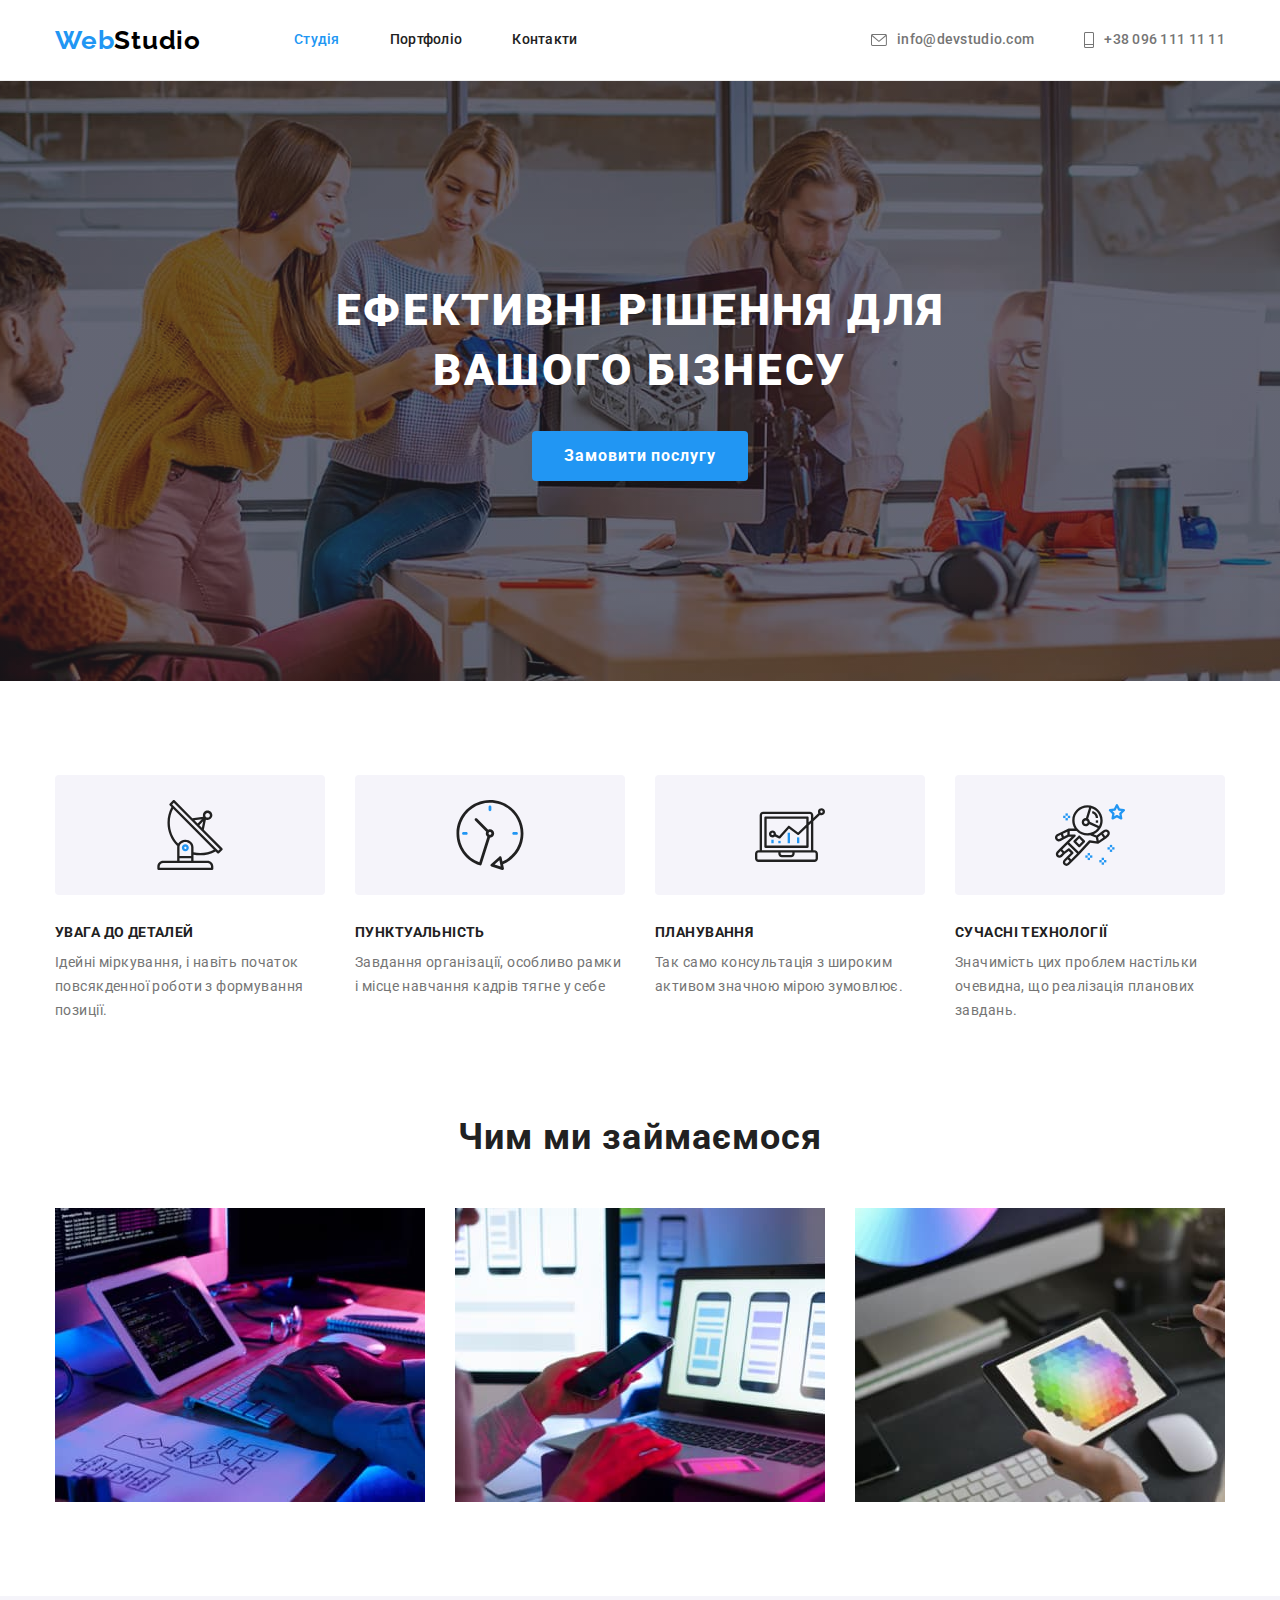
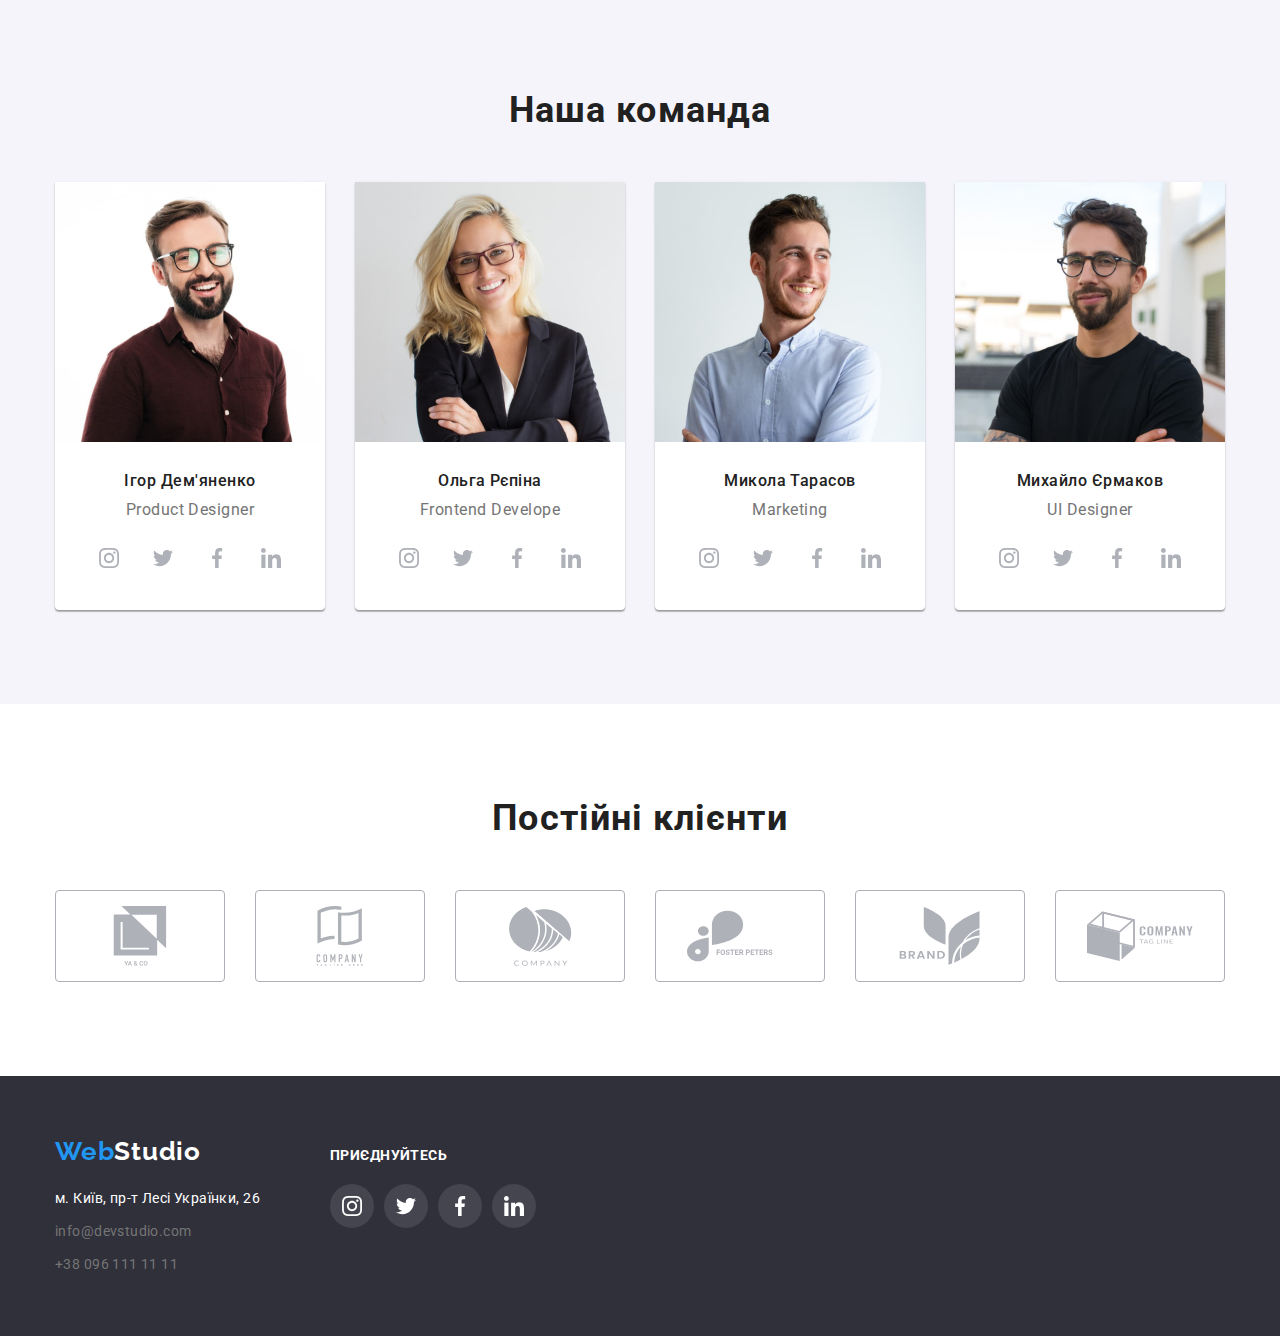
<file: index.html>
<!DOCTYPE html>
<html lang="en">

<head>
    <meta charset="UTF-8">
    <meta http-equiv="X-UA-Compatible" content="IE=edge">
    <meta name="viewport" content="width=device-width, initial-scale=1.0">
    <title>Document</title>
    <link rel="stylesheet" href="https://cdn.jsdelivr.net/npm/modern-normalize@1.1.0/modern-normalize.min.css">
    <link href="https://fonts.googleapis.com/css2?family=Raleway:wght@700&family=Roboto:wght@400;500;700;900&display=swap" rel="stylesheet">
    <link rel="stylesheet" href="./css/styles.css">

</head>

<body class="page">
    <header class="header-border">
        <div class="container menu">
            <a href="./index.html" class="logo-oll"><span class="logo-blue">Web</span>Studio</a>
            <nav>

                <ul class="navigation-menu list">
                    <li><a href="./index.html" class="navigation-link current">Студія</a></li>
                    <li><a href="./portfolio.html" class="navigation-link ">Портфоліо</a></li>
                    <li><a href="" class="navigation-link">Контакти</a></li>
                </ul>
            </nav>


            <ul class="contact-list list">

                <li class="contact-point">
                    <a href="mailto:info@devstudio.com" class="top-list top-mail">
                        <svg class="contact-svg " width="16" height="12">
                            <use href="./images/svg/symbol-defs.svg#icon-envelope"></use> 
                     </svg> info@devstudio.com
                    </a>
                </li>
                <li class="contact-point">

                    <a href="tel:++380961111111" class="top-list top-phone">
                        <svg class="contact-svg " width="10" height="16">
                            <use href="./images/svg/symbol-defs.svg#icon-phone"></use> 
                     </svg>+38 096 111 11 11
                    </a>
                </li>
            </ul>
        </div>


    </header>
    <main>



        <section class="hero hero-bcg ">
            <div class="container  ">
                <h1 class="hero-title ">Ефективні рішення для <br> вашого бізнесу</h1>
                <button type="button " class="hero-button ">Замовити послугу</button>
            </div>
        </section>

        <section class="section">

            <div class="container">
                <h2 class="visible">Особливості</h2>
                <ul class="features list ">
                    <li class="features-item">
                        <div class="features-svg">
                            <svg class="" width="70" height="70">
                            <use href="./images/svg/symbol-defs.svg#icon-antenna-1"></use> 
                        </svg>
                        </div>
                        <h3 class="features-title ">УВАГА ДО ДЕТАЛЕЙ</h3>
                        <p class="features-text ">Ідейні міркування, і навіть початок повсякденної роботи з формування позиції.</p>
                    </li>
                    <li class="features-item">
                        <div class="features-svg">
                            <svg class="" width="70" height="70">
                            <use href="./images/svg/symbol-defs.svg#icon-clock-1"></use> 
                        </svg>
                        </div>
                        <h3 class="features-title ">ПУНКТУАЛЬНІСТЬ</h3>
                        <p class="features-text ">Завдання організації, особливо рамки і місце навчання кадрів тягне у себе</p>
                    </li>
                    <li class="features-item">
                        <div class="features-svg">
                            <svg class="" width="70" height="70">
                            <use href="./images/svg/symbol-defs.svg#icon-laptop"></use> 
                        </svg>
                        </div>
                        <h3 class="features-title ">ПЛАНУВАННЯ</h3>
                        <p class="features-text ">Так само консультація з широким активом значною мірою зумовлює.</p>
                    </li>
                    <li class="features-item">
                        <div class="features-svg">
                            <svg class="" width="70" height="70">
                            <use href="./images/svg/symbol-defs.svg#icon-astronaut-1"></use> 
                        </svg>
                        </div>
                        <h3 class="features-title ">СУЧАСНІ ТЕХНОЛОГІЇ</h3>
                        <p class="features-text ">Значимість цих проблем настільки очевидна, що реалізація планових завдань.</p>
                    </li>

                </ul>
            </div>
        </section>
        <section class="projects section ">
            <div class="container">
                <h2 class="projects-title ">Чим ми займаємося</h2>
                <ul class="list projects-list ">
                    <li class="project-item "><img src="./images/box1.jpg" alt="close-up-image-programer-working-his-desk-office " width="370 "></li>
                    <li class="project-item "><img src="./images/box2.jpg " alt="designers-are-developing-application-smartphones-interface-mobile-phones " width="370 "></li>
                    <li class="project-item "><img src="./images/box3.jpg " alt="artist-web-design-with-working-colour-selection-graphic-tablett " width="370 "></li>
                </ul>
            </div>

        </section>

        <section class="team section ">
            <div class="container ">
                <h2 class="team-title ">Наша команда</h2>
                <ul class="team-list list ">
                    <li class="card">
                        <img src="./images/img(2).jpg " alt="portrait_photo_Igor_Demyanenko " width="270 ">
                        <div class="box">
                            <h3 class="team-member ">Ігор Дем'яненко</h3>
                            <p class="team-position ">Product Designer</p>
                            <ul class="social-list list">
                                <li class="social-list-item">
                                    <a href="" class="social-list-link">
                                        <svg class="social-list-icon" width="20" height="20" aria-label="instagram" lang="en">
                                            <use href="./images/svg/symbol-defs.svg#icon-insta"></use>
                                        </svg>
                                    </a>
                                </li>
                                <li class="social-list-item">
                                    <a href="" class="social-list-link">
                                        <svg class="social-list-icon" width="20" height="20" aria-label="twitter" lang="en">
                                            <use href="./images/svg/symbol-defs.svg#icon-twitter-1"></use>
                                        </svg>
                                    </a>
                                </li>
                                <li class="social-list-item">
                                    <a href="" class="social-list-link">
                                        <svg class="social-list-icon" width="20" height="20" aria-label="facbeook" lang="en">
                                            <use href="./images/svg/symbol-defs.svg#icon-facebook-1"></use>
                                        </svg>
                                    </a>
                                </li>
                                <li class="social-list-item">
                                    <a href="" class="social-list-link">
                                        <svg class="social-list-icon" width="20" height="20" aria-label="linkein" lang="en">
                                            <use href="./images/svg/symbol-defs.svg#icon-linkedin-1"></use>
                                        </svg>
                                    </a>
                                </li>
                            </ul>
                        </div>
                    </li>

                    <li class="card">
                        <img src="./images/img(1).jpg " alt="portrait_photo_Olha_Repina " width="270 ">
                        <div class="box">
                            <h3 class="team-member ">Ольга Рєпіна</h3>
                            <p class="team-position ">Frontend Develope</p>
                            <ul class="social-list list">
                                <li class="social-list-item">
                                    <a href="" class="social-list-link">
                                        <svg class="social-list-icon" width="20" height="20" aria-label="instagram" lang="en">
                                            <use href="./images/svg/symbol-defs.svg#icon-insta"></use>
                                        </svg>
                                    </a>
                                </li>
                                <li class="social-list-item">
                                    <a href="" class="social-list-link">
                                        <svg class="social-list-icon" width="20" height="20" aria-label="twitter" lang="en">
                                            <use href="./images/svg/symbol-defs.svg#icon-twitter-1"></use>
                                        </svg>
                                    </a>
                                </li>
                                <li class="social-list-item">
                                    <a href="" class="social-list-link">
                                        <svg class="social-list-icon" width="20" height="20" aria-label="facbeook" lang="en">
                                            <use href="./images/svg/symbol-defs.svg#icon-facebook-1"></use>
                                        </svg>
                                    </a>
                                </li>
                                <li class="social-list-item">
                                    <a href="" class="social-list-link">
                                        <svg class="social-list-icon" width="20" height="20" aria-label="linkein" lang="en">
                                            <use href="./images/svg/symbol-defs.svg#icon-linkedin-1"></use>
                                        </svg>
                                    </a>
                                </li>
                            </ul>
                        </div>
                    </li>

                    <li class="card">
                        <img src=" ./images/img.jpg " alt="portrait_photo_Mykola_Tarasov " width="270 ">
                        <div class="box">
                            <h3 class="team-member ">Микола Тарасов</h3>
                            <p class="team-position ">Marketing</p>
                            <ul class="social-list list">
                                <li class="social-list-item">
                                    <a href="" class="social-list-link">
                                        <svg class="social-list-icon" width="20" height="20" aria-label="instagram" lang="en">
                                            <use href="./images/svg/symbol-defs.svg#icon-insta"></use>
                                        </svg>
                                    </a>
                                </li>
                                <li class="social-list-item">
                                    <a href="" class="social-list-link">
                                        <svg class="social-list-icon" width="20" height="20" aria-label="twitter" lang="en">
                                            <use href="./images/svg/symbol-defs.svg#icon-twitter-1"></use>
                                        </svg>
                                    </a>
                                </li>
                                <li class="social-list-item">
                                    <a href="" class="social-list-link">
                                        <svg class="social-list-icon" width="20" height="20" aria-label="facbeook" lang="en">
                                            <use href="./images/svg/symbol-defs.svg#icon-facebook-1"></use>
                                        </svg>
                                    </a>
                                </li>
                                <li class="social-list-item">
                                    <a href="" class="social-list-link">
                                        <svg class="social-list-icon" width="20" height="20" aria-label="linkein" lang="en">
                                            <use href="./images/svg/symbol-defs.svg#icon-linkedin-1"></use>
                                        </svg>
                                    </a>
                                </li>
                            </ul>
                        </div>
                    </li>

                    <li class="card">
                        <img src="./images/img(3).jpg " alt="portrait_photo_Mykhaylo_Ermakov " width="270 ">
                        <div class="box">
                            <h3 class="team-member ">Михайло Єрмаков</h3>
                            <p class="team-position ">UI Designer</p>
                            <ul class="social-list list">
                                <li class="social-list-item">
                                    <a href="" class="social-list-link">
                                        <svg class="social-list-icon" width="20" height="20" aria-label="instagram" lang="en">
                                            <use href="./images/svg/symbol-defs.svg#icon-insta"></use>
                                        </svg>
                                    </a>
                                </li>
                                <li class="social-list-item">
                                    <a href="" class="social-list-link">
                                        <svg class="social-list-icon" width="20" height="20" aria-label="twitter" lang="en">
                                            <use href="./images/svg/symbol-defs.svg#icon-twitter-1"></use>
                                        </svg>
                                    </a>
                                </li>
                                <li class="social-list-item">
                                    <a href="" class="social-list-link">
                                        <svg class="social-list-icon" width="20" height="20" aria-label="facbeook" lang="en">
                                            <use href="./images/svg/symbol-defs.svg#icon-facebook-1"></use>
                                        </svg>
                                    </a>
                                </li>
                                <li class="social-list-item">
                                    <a href="" class="social-list-link">
                                        <svg class="social-list-icon" width="20" height="20" aria-label="linkein" lang="en">
                                            <use href="./images/svg/symbol-defs.svg#icon-linkedin-1"></use>
                                        </svg>
                                    </a>
                                </li>
                            </ul>
                        </div>
                    </li>
                </ul>
            </div>
        </section>
        <section class="section">
            <div class="container">
                <h2 class="client-title">Постійні клієнти</h2>
                <ul class="client-list list">
                    <li class="client-point">
                        <a href="" class="client-list-link">
                            <svg class="client-list-icon" width="106" height="60">
                        <use href="./images/svg/symbol-defs.svg#icon-client_ya_co"></use>
                    </svg>
                        </a>
                    </li>
                    <li class="client-point">
                        <a href="" class="client-list-link">
                            <svg class="client-list-icon" width="106" height="60">
                        <use href="./images/svg/symbol-defs.svg#icon-client2_tagline-here"></use>
                    </svg>
                        </a>
                    </li>
                    <li class="client-point">
                        <a href="" class="client-list-link">
                            <svg class="client-list-icon" width="106" height="60">
                        <use href="./images/svg/symbol-defs.svg#icon-client_company"></use>
                    </svg>
                        </a>
                    </li>
                    <li class="client-point">
                        <a href="" class="client-list-link">
                            <svg class="client-list-icon" width="106" height="60">
                        <use href="./images/svg/symbol-defs.svg#icon-client-foster"></use>
                    </svg>
                        </a>
                    </li>
                    <li class="client-point">
                        <a href="" class="client-list-link">
                            <svg class="client-list-icon" width="106" height="60">
                        <use href="./images/svg/symbol-defs.svg#icon-client_brand"></use>
                    </svg>
                        </a>
                    </li>
                    <li class="client-point">
                        <a href="" class="client-list-link">
                            <svg class="client-list-icon" width="106" height="60">
                        <use href="./images/svg/symbol-defs.svg#icon-client_company_tag_line"></use>
                    </svg>
                        </a>

                </ul>
            </div>
        </section>


    </main>
    <footer class="temporary-bcg footer ">

        <div class="container footer-box ">
            <div class="footer-contact footer-list ">
                <a href="./index.html " class="logo-footer "><span class="logo-blue ">Web</span>Studio</a>

                <address class="adress">
              <ul class="add-list list ">
                <li><a href="https://www.google.com/maps?q=%D0%BC.+%D0%9A%D0%B8%D1%97%D0%B2,+%D0%BF%D1%80-%D1%82+%D0%9B%D0%B5%D1%81%D1%96+%D0%A3%D0%BA%D1%80%D0%B0%D1%97%D0%BD%D0%BA%D0%B8,+26&um=1&ie=UTF-8&sa=X&ved=2ahUKEwjc1Y7t9KX6AhUMiYsKHZ-zAWIQ_AUoAXoECAEQAw
                " class="bottom-street ">м. Київ, пр-т Лесі Українки, 26</a></li>
                <li><a href="mailto:info@devstudio.com " class="list-bottom ">info@devstudio.com</a></li>
                <li><a href="tel:++380961111111 " class="list-bottom ">+38 096 111 11 11</a></li>
               </ul>
            
            </address>
            </div>

            <div class="social-link-footer">
                <h2 class="social-link-title">приєднуйтесь</h2>
                <ul class="social-list-footer list">
                    <li class="social-list-footer-item">
                        <a href="" class="social-list-footer-link">
                            <svg class="social-list-footer-icon" width="20" height="20" aria-label="instagram" lang="en">
                                            <use href="./images/svg/symbol-defs.svg#icon-insta"></use>
                            </svg>
                        </a>
                    </li>
                    <li class="social-list-footer-item">
                        <a href="" class="social-list-footer-link">
                            <svg class="social-list-footer-icon" width="20" height="20" aria-label="twitter" lang="en">
                                            <use href="./images/svg/symbol-defs.svg#icon-twitter-1"></use>
                            </svg>
                        </a>
                    </li>
                    <li class="social-list-footer-item">
                        <a href="" class="social-list-footer-link">
                            <svg class="social-list-footer-icon" width="20" height="20" aria-label="facbeook" lang="en">
                                            <use href="./images/svg/symbol-defs.svg#icon-facebook-1"></use>
                            </svg>
                        </a>
                    </li>
                    <li class="social-list-footer-item">
                        <a href="" class="social-list-footer-link">
                            <svg class="social-list-footer-icon" width="20" height="20" aria-label="linkein" lang="en">
                                            <use href="./images/svg/symbol-defs.svg#icon-linkedin-1"></use>
                            </svg>
                        </a>
                    </li>
                </ul>
            </div>
            </li>
            </ul>
        </div>

        </div>


    </footer>
</body>

</html>
</file>
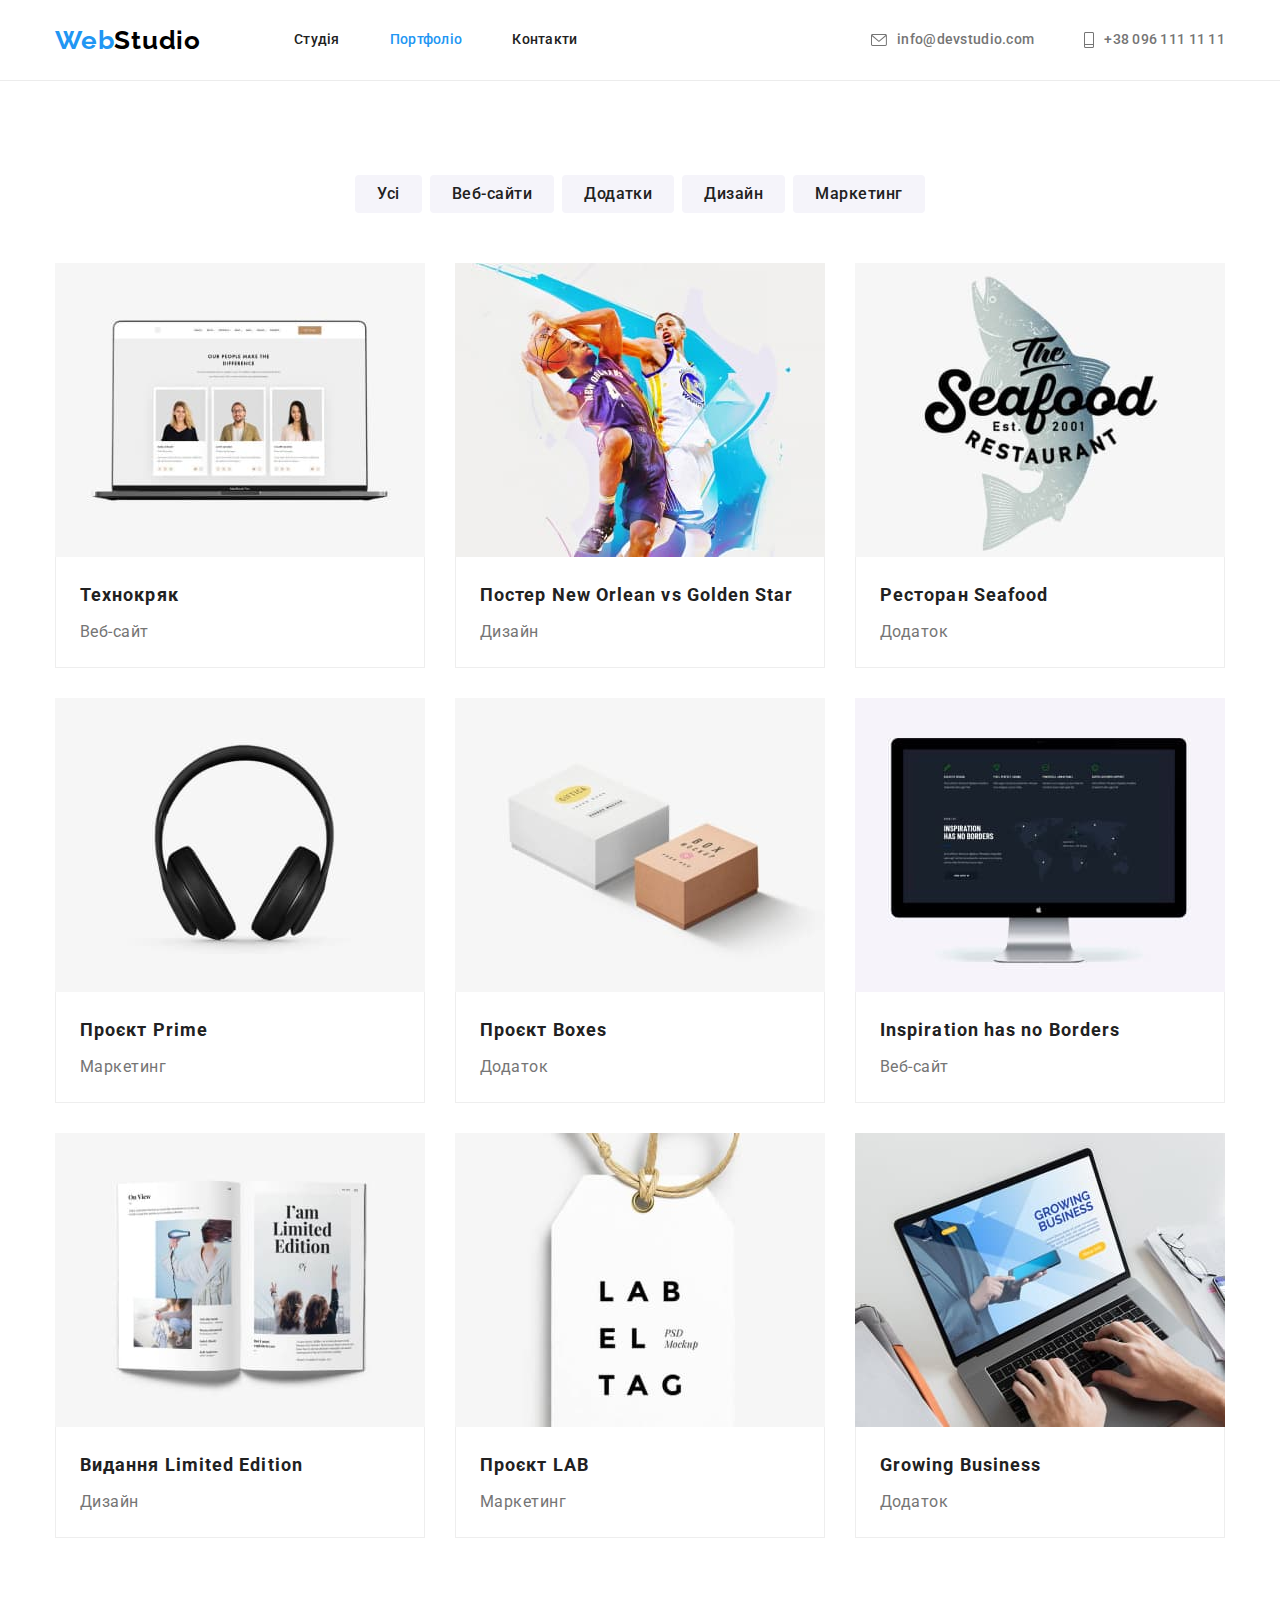
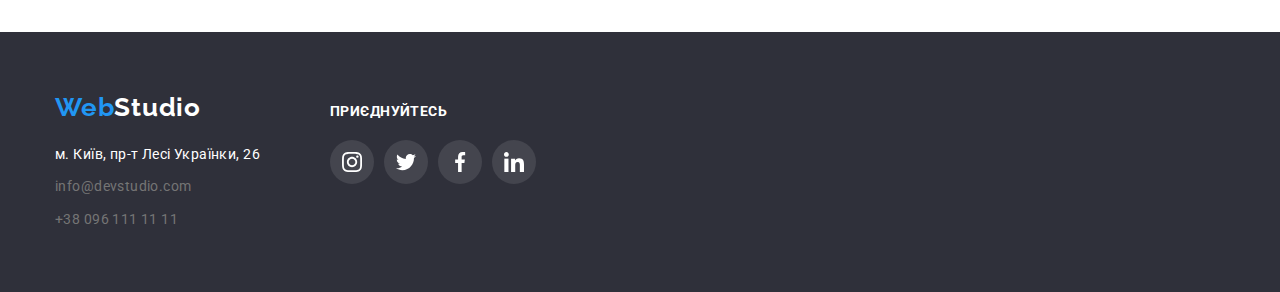
<file: portfolio.html>
<!DOCTYPE html>
<html lang="en">

<head>
    <meta charset="UTF-8">
    <meta http-equiv="X-UA-Compatible" content="IE=edge">
    <meta name="viewport" content="width=device-width, initial-scale=1.0">
    <title>Document</title>
    <link rel="stylesheet" href="https://cdn.jsdelivr.net/npm/modern-normalize@1.1.0/modern-normalize.min.css">
    <link href="https://fonts.googleapis.com/css2?family=Raleway:wght@700&family=Roboto:wght@400;500;700;900&display=swap" rel="stylesheet">
    <link rel="stylesheet" href="./css/styles.css">




</head>

<body class="page">
    <header class="header-border">
        <div class="container menu">
            <a href="./index.html" class="logo-oll"><span class="logo-blue">Web</span>Studio</a>
            <nav>

                <ul class="navigation-menu list">
                    <li><a href="./index.html" class="navigation-link ">Студія</a></li>
                    <li><a href="./portfolio.html" class="navigation-link current">Портфоліо</a></li>
                    <li><a href="" class="navigation-link">Контакти</a></li>
                </ul>
            </nav>


            <ul class="contact-list list">

                <li class="contact-point">
                    <a href="mailto:info@devstudio.com" class="top-list top-mail">
                        <svg class="contact-svg " width="16" height="12">
                            <use href="./images/svg/symbol-defs.svg#icon-envelope"></use> 
                     </svg> info@devstudio.com
                    </a>
                </li>
                <li class="contact-point">

                    <a href="tel:++380961111111" class="top-list top-phone">
                        <svg class="contact-svg " width="10" height="16">
                            <use href="./images/svg/symbol-defs.svg#icon-phone"></use> 
                     </svg>+38 096 111 11 11
                    </a>
                </li>
            </ul>
        </div>


    </header>

    <main>

        <section class="section">
            <div class="container">
                <h1 class="visible">portfolio</h1>

                <ul class="btn list">
                    <li><button type="button" class="primary-btn">Усі</button></li>
                    <li><button type="button" class="primary-btn">Веб-сайти</button></li>
                    <li><button type="button" class="primary-btn">Додатки</button></li>
                    <li><button type="button" class="primary-btn">Дизайн</button></li>
                    <li><button type="button" class="primary-btn">Маркетинг</button></li>
                </ul>

                <ul class="examples list">
                    <li class="examples-card">
                        <a href="" class="examples-link">
                            <img src="./images/portfolio/img.jpg" alt="portraits_of_3_people_on_a_laptop" width="370" height="294">
                            <div class="examples-box">
                                <h2 class="examples-title">Технокряк</h2>
                                <p class="examples-text">Веб-сайт</p>
                            </div>
                        </a>
                    </li>
                    <li class="examples-card">
                        <a href="" class="examples-link">
                            <img src="./images/portfolio/img2.jpg" alt="2_basketball_players_fight_for_the_ball" width="370" height="294">
                            <div class="examples-box">
                                <h2 class="examples-title">Постер New Orlean vs Golden Star</h2>
                                <p class="examples-text">Дизайн</p>
                            </div>
                        </a>
                    </li>
                    <li class="examples-card">
                        <a href="" class="examples-link">
                            <img src="./images/portfolio/img3.jpg" alt="seafood_restaurant_poster_with_fish_in_the_background" width="370" height="294">
                            <div class="examples-box">
                                <h2 class="examples-title">Ресторан Seafood</h2>
                                <p class="examples-text">Додаток</p>
                            </div>
                        </a>
                    </li>
                    <li class="examples-card">
                        <a href="" class="examples-link">
                            <img src="./images/portfolio/img4.jpg" alt="black_headphones" width="370" height="294">
                            <div class="examples-box">
                                <h2 class="examples-title">Проєкт Prime</h2>
                                <p class="examples-text">Маркетинг</p>
                            </div>
                        </a>
                    </li>
                    <li class="examples-card">
                        <a href="" class="examples-link">
                            <img src="./images/portfolio/img5.jpg" alt="white_and_brown_boxes" width="370" height="294">
                            <div class="examples-box">
                                <h2 class="examples-title">Проєкт Boxes</h2>
                                <p class="examples-text">Додаток</p>
                            </div>
                        </a>
                    </li>
                    <li class="examples-card">
                        <a href="" class="examples-link">
                            <img src="./images/portfolio/img6.jpg" alt="monitor_with_a_site_with_an_interactive_map" width="370" height="294">
                            <div class="examples-box">
                                <h2 class="examples-title">Inspiration has no Borders</h2>
                                <p class="examples-text">Веб-сайт</p>
                            </div>
                        </a>
                    </li>
                    <li class="examples-card">
                        <a href="" class="examples-link">
                            <img src="./images/portfolio/img7.jpg" alt="open_magazine_with_photo_and_article" width="370" height="294">
                            <div class="examples-box">
                                <h2 class="examples-title">Видання <span lang="en">Limited Edition</span></h2>
                                <p class="examples-text">Дизайн</p>
                            </div>
                        </a>
                    </li>
                    <li class="examples-card">
                        <a href="" class="examples-link">
                            <img src="./images/portfolio/img8.jpg" alt="a_label_with_an_inscription_on_a_rope" width="370" height="294">
                            <div class="examples-box">
                                <h2 class="examples-title">Проєкт LAB</h2>
                                <p class="examples-text">Маркетинг</p>
                            </div>
                        </a>
                    </li>
                    <li class="examples-card">
                        <a href="" class="examples-link">
                            <img src="./images/portfolio/img9.jpg" alt="a_man_with_a_tablet_in_his_hand_on_a_laptop_screen" width="370" height="294">
                            <div class="examples-box">
                                <h2 class="examples-title">Growing Business</h2>
                                <p class="examples-text">Додаток</p>
                            </div>
                        </a>
                    </li>
                </ul>
            </div>
        </section>
    </main>

    <footer class="temporary-bcg footer ">

        <div class="container footer-box ">
            <div class="footer-contact footer-list ">
                <a href="./index.html " class="logo-footer "><span class="logo-blue ">Web</span>Studio</a>

                <address class="adress">
              <ul class="add-list list ">
                <li><a href="https://www.google.com/maps?q=%D0%BC.+%D0%9A%D0%B8%D1%97%D0%B2,+%D0%BF%D1%80-%D1%82+%D0%9B%D0%B5%D1%81%D1%96+%D0%A3%D0%BA%D1%80%D0%B0%D1%97%D0%BD%D0%BA%D0%B8,+26&um=1&ie=UTF-8&sa=X&ved=2ahUKEwjc1Y7t9KX6AhUMiYsKHZ-zAWIQ_AUoAXoECAEQAw
                " class="bottom-street ">м. Київ, пр-т Лесі Українки, 26</a></li>
                <li><a href="mailto:info@devstudio.com " class="list-bottom ">info@devstudio.com</a></li>
                <li><a href="tel:++380961111111 " class="list-bottom ">+38 096 111 11 11</a></li>
               </ul>
            
            </address>
            </div>

            <div class="social-link-footer">
                <h2 class="social-link-title">приєднуйтесь</h2>
                <ul class="social-list-footer list">
                    <li class="social-list-footer-item">
                        <a href="" class="social-list-footer-link">
                            <svg class="social-list-footer-icon" width="20" height="20" aria-label="instagram" lang="en">
                                            <use href="./images/svg/symbol-defs.svg#icon-insta"></use>
                            </svg>
                        </a>
                    </li>
                    <li class="social-list-footer-item">
                        <a href="" class="social-list-footer-link">
                            <svg class="social-list-footer-icon" width="20" height="20" aria-label="twitter" lang="en">
                                            <use href="./images/svg/symbol-defs.svg#icon-twitter-1"></use>
                            </svg>
                        </a>
                    </li>
                    <li class="social-list-footer-item">
                        <a href="" class="social-list-footer-link">
                            <svg class="social-list-footer-icon" width="20" height="20" aria-label="facbeook" lang="en">
                                            <use href="./images/svg/symbol-defs.svg#icon-facebook-1"></use>
                            </svg>
                        </a>
                    </li>
                    <li class="social-list-footer-item">
                        <a href="" class="social-list-footer-link">
                            <svg class="social-list-footer-icon" width="20" height="20" aria-label="linkein" lang="en">
                                            <use href="./images/svg/symbol-defs.svg#icon-linkedin-1"></use>
                            </svg>
                        </a>
                    </li>
                </ul>
            </div>
            </li>
            </ul>
        </div>

        </div>


    </footer>

</body>

</html>
</file>
<file: css/styles.css>
/* root */
    
     :root {
        --primary-text-color: #212121;
        --paragraph-text-color: #757575;
        --accent-color: #2196F3;
        --main-white-color: #ffffff;
        --bcg-black-color: #2F303A;
    }
    /* page */
    
    body {
        font-family: Roboto, sans-serif;
        color: var(--primary-text-color);
    }
    
    h1,
    h2,
    h3,
    h4,
    h5,
    h6,
    p {
        margin-top: 0;
        margin-bottom: 0;
    }
    
    ul,
    ol {
        margin-top: 0;
        margin-bottom: 0;
        padding-left: 0;
    }
    
    img {
        display: block;
        max-width: 100%;
        height: auto;
    }
    
    button {
        cursor: pointer;
    }
    
    .container {
        /* outline: solid tomato; */
        width: 1200px;
        margin-left: auto;
        margin-right: auto;
        padding-left: 15px;
        padding-right: 15px;
    }
    
    .section {
        padding-top: 94px;
        padding-bottom: 94px;
    }
    
    .list {
        list-style: none;
    }
    /* logo */
    
    .logo-oll {
        font-family: Raleway;
        font-weight: 700;
        font-size: 26px;
        line-height: 1.19;
        letter-spacing: 0.03em;
        text-decoration: none;
        color: #000000;
        margin-right: 93px;
    }
    
    .logo-blue {
        color: var(--accent-color);
    }
    /* header */
    
    .header-border {
        border-bottom: 1px solid #ECECEC;
    }
    
    .menu {
        display: flex;
        align-items: center;
    }
    
    .navigation-menu {
        display: flex;
        column-gap: 50px;
    }
    
    .navigation-link {
        padding: 32px 0;
        font-family: Roboto;
        font-weight: 500;
        font-size: 14px;
        line-height: 1.14;
        letter-spacing: 0.02em;
        color: var(--primary-text-color);
        text-decoration: none;
        display: block;
    }
    
    .current {
        color: var(--accent-color);
    }
    
    .navigation-link:hover,
    .navigation-link:focus {
        color: var(--accent-color);
    }
    
    .contact-list {
        display: flex;
        column-gap: 50px;
        margin-left: auto;
    }
    
    .top-list {
        font-family: Roboto;
        font-weight: 500;
        font-size: 14px;
        line-height: 1.14;
        letter-spacing: 0.02em;
        color: var(--paragraph-text-color);
        text-decoration: none;
        display: flex;
        align-items: center;
    }
    
    .top-list:hover,
    .top-list:focus {
        color: var(--accent-color);
    }
    /* _______________svg contact_________________ */
    
    .contact-svg {
        fill: var(--paragraph-text-color);
        margin-right: 10px;
    }
    
    .top-list:hover .contact-svg,
    .top-list:focus .contact-svg {
        fill: var(--accent-color);
    }
    /*________________ index______________ */
    /*_______________ hero__________________ */
    
    .hero-bcg {
        max-width: 1600px;
        height: 600px;
        margin-left: auto;
        margin-right: auto;
        background-color: #C4C4C4;
        background-image: linear-gradient(rgba(47, 48, 58, 0.4), rgba(47, 48, 58, 0.4)), url(../images/hero-bcg.jpg);
        background-repeat: no-repeat;
        background-position: center;
        background-size: cover;
    }
    
    .hero {
        /* background-color: var(--bcg-black-color); */
        padding-top: 200px;
        padding-bottom: 200px;
    }
    
    .hero-title {
        width: 694px;
        margin: auto;
        font-weight: 900;
        font-size: 44px;
        line-height: 1.36;
        text-align: center;
        letter-spacing: 0.06em;
        text-transform: uppercase;
        color: var(--main-white-color);
    }
    
    .hero-button {
        font-family: inherit;
        font-weight: 700;
        font-size: 16px;
        line-height: 1.88;
        color: var(--main-white-color);
        text-align: center;
        letter-spacing: 0.06em;
        display: flex;
        align-items: center;
        background-color: var(--accent-color);
        border: none;
        border-radius: 4px;
        padding: 10px 32px;
        min-width: 216px;
        margin: auto;
        margin-top: 30px;
    }
    
    .hero-button:hover,
    .hero-button:focus {
        color: var(--main-white-color);
        background-color: #188CE8;
        border-radius: 4px;
        box-shadow: 0px 4px 4px rgba(0, 0, 0, 0.15);
    }
    /*__________________ features _______________*/
    
    .features-item {
        width: 270px;
    }
    
    .visible {
        position: absolute;
        width: 1px;
        height: 1px;
        margin: -1px;
        border: 0;
        padding: 0;
        white-space: nowrap;
        clip-path: inset(100%);
        clip: rect(0 0 0 0);
        overflow: hidden;
    }
    
    .features {
        display: flex;
        column-gap: 30px;
    }
    
    .features-title {
        font-weight: 700;
        font-size: 14px;
        line-height: 1.14;
        letter-spacing: 0.03em;
        text-transform: uppercase;
        margin-bottom: 10px;
    }
    
    .features-text {
        font-size: 14px;
        line-height: 1.71;
        letter-spacing: 0.03em;
        color: var(--paragraph-text-color);
    }
    /* ___________features svg__________ */
    
    .features-svg {
        display: flex;
        width: 270px;
        height: 120px;
        margin-bottom: 30px;
        background: #F5F4FA;
        border-radius: 4px;
        justify-content: center;
        align-items: center;
    }
    
    .svg-list {
        display: flex;
        width: 270px;
        height: 120px;
        justify-content: center;
        align-items: center;
    }
    /*____________ projects_______________ */
    
    .projects {
        padding-top: 0;
    }
    
    .projects-title {
        font-weight: 700;
        font-size: 36px;
        line-height: 1.16;
        text-align: center;
        letter-spacing: 0.03em;
        margin-bottom: 50px;
    }
    
    .projects-list {
        display: flex;
        margin: auto;
        column-gap: 30px;
    }
    /* team */
    
    .team {
        background-color: #F5F4FA;
    }
    
    .card {
        box-shadow: 0px 1px 3px rgba(0, 0, 0, 0.12), 0px 1px 1px rgba(0, 0, 0, 0.14), 0px 2px 1px rgba(0, 0, 0, 0.2);
        border-radius: 0px 0px 4px 4px;
        background: #FFFFFF;
    }
    
    .box {
        padding-top: 30px;
        padding-bottom: 30px;
    }
    
    .team-list {
        display: flex;
        column-gap: 30px;
    }
    
    .team-title {
        font-weight: 700;
        font-size: 36px;
        line-height: 1.16;
        text-align: center;
        letter-spacing: 0.03em;
        margin-bottom: 50px;
    }
    
    .team-member {
        font-weight: 500;
        font-size: 16px;
        line-height: 1.18;
        text-align: center;
        letter-spacing: 0.03em;
        margin-bottom: 10px;
    }
    
    .team-position {
        font-size: 16px;
        line-height: 1.18;
        text-align: center;
        letter-spacing: 0.03em;
        color: var(--paragraph-text-color);
        margin-bottom: 16px;
    }
    /* ______________team svg__________ */
    
    .social-list {
        display: flex;
        justify-content: center;
        column-gap: 10px;
    }
    
    .social-list-link {
        display: flex;
        justify-content: center;
        align-items: center;
        width: 44px;
        height: 44px;
        border-radius: 50%;
    }
    
    .social-list-icon {
        fill: #AFB1B8;
    }
    
    .social-list-link:hover,
    .social-list-link:focus {
        background-color: #2196F3;
    }
    
    .social-list-link:hover .social-list-icon,
    .social-list-link:focus .social-list-icon {
        fill: #FFFFFF;
    }
    /* ______________clients____________ */
    
    .client-title {
        font-weight: 700;
        font-size: 36px;
        line-height: 1.16;
        text-align: center;
        letter-spacing: 0.03em;
        margin-bottom: 50px;
    }
    
    .client-list {
        display: flex;
        column-gap: 30px;
    }
    
    .client-list-link {
        width: 170px;
        height: 92px;
        border: 1px solid #AFB1B8;
        border-radius: 4px;
        display: flex;
        justify-content: center;
        align-items: center;
    }
    
    .client-list-link:hover,
    .client-list-link:focus {
        border: 1px solid #2196F3;
        border-radius: 4px;
    }
    
    .client-list-icon {
        fill: #AFB1B8;
    }
    
    .client-list-link:hover .client-list-icon,
    .client-list-link:focus .client-list-icon {
        fill: #2196F3;
    }
    /*_____________ _____portfolio _______________________*/
    
    .btn {
        display: flex;
        justify-content: center;
        margin-bottom: 50px;
    }
    
    .btn>li:not(:last-child) {
        margin-right: 8px;
    }
    
    .primary-btn {
        font-family: Roboto;
        font-weight: 500;
        font-size: 16px;
        background-color: #F5F4FA;
        line-height: 1.62;
        color: var(--primary-text-color);
        text-align: center;
        letter-spacing: 0.03em;
        border: none;
        border-radius: 4px;
        cursor: pointer;
        padding-top: 6px;
        padding-bottom: 6px;
        padding-left: 22px;
        padding-right: 22px;
    }
    
    .primary-btn:hover,
    .primary-btn:focus {
        color: var(--main-white-color);
        background-color: #2196F3;
        box-shadow: 0px 3px 1px rgba(0, 0, 0, 0.1), 0px 1px 2px rgba(0, 0, 0, 0.08), 0px 2px 2px rgba(0, 0, 0, 0.12);
        border-radius: 4px;
        padding-left: 22px;
        padding-right: 22px;
        padding-top: 6px;
        padding-bottom: 6px;
    }
    /*_______________ examples____________________ */
    
    .examples-box {
        padding-left: 24px;
        padding-right: 24px;
        padding-top: 20px;
        padding-bottom: 20px;
        display: flex;
        flex-direction: column;
        row-gap: 4px;
        border-left: 1px solid #EEEEEE;
        border-right: 1px solid #EEEEEE;
        border-bottom: 1px solid #EEEEEE;
    }
    
    .examples {
        display: flex;
        flex-wrap: wrap;
        gap: 30px;
    }
    
    .examples-link {
        width: 370px;
        display: block;
        text-decoration: none;
    }
    
    .examples-link:hover {
        background: #FFFFFF;
        box-shadow: 0px 1px 1px rgba(0, 0, 0, 0.12), 0px 4px 4px rgba(0, 0, 0, 0.06), 1px 4px 6px rgba(0, 0, 0, 0.16);
    }
    
    .examples-title {
        font-weight: 700;
        font-size: 18px;
        line-height: 2;
        letter-spacing: 0.06em;
        color: var(--primary-text-color);
    }
    
    .examples-text {
        font-size: 16px;
        line-height: 1.87;
        letter-spacing: 0.03em;
        color: var(--paragraph-text-color);
    }
    /* footer */
    
    .footer {
        padding-top: 60px;
        padding-bottom: 60px;
    }
    
    .temporary-bcg {
        background-color: var(--bcg-black-color);
    }
    
    .logo-footer {
        display: block;
        margin-bottom: 20px;
        font-family: Raleway;
        font-weight: 700;
        font-size: 26px;
        line-height: 1.19;
        letter-spacing: 0.03em;
        text-decoration: none;
        color: var(--main-white-color);
    }
    
    .add-list {
        font-style: normal;
        font-size: 14px;
        line-height: 1.71;
        letter-spacing: 0.03em;
    }
    
    .add-list>li:not(:last-child) {
        margin-bottom: 9px;
    }
    
    .bottom-street {
        color: var(--main-white-color);
        text-decoration: none;
    }
    
    .bottom-street:hover,
    .bottom-street:focus {
        color: var(--accent-color);
    }
    
    .list-bottom {
        color: var(--paragraph-text-color);
        text-decoration: none;
    }
    
    .list-bottom:hover,
    .list-bottom:focus {
        color: var(--accent-color);
    }
    
    .footer-box {
        display: flex;
        align-items: baseline;
    }
    
    .social-list-footer {
        display: flex;
    }
    
    .footer-list {
        margin-right: 70px;
    }
    
    .social-link-title {
        margin-bottom: 20px;
        font-weight: 700;
        font-size: 14px;
        line-height: 1.14;
        letter-spacing: 0.03em;
        text-transform: uppercase;
        color: #FFFFFF;
    }
    
    .social-list-footer {
        display: flex;
        justify-content: center;
        column-gap: 10px;
    }
    
    .social-list-footer-link {
        display: flex;
        justify-content: center;
        align-items: center;
        width: 44px;
        height: 44px;
        border-radius: 50%;
        background-color: rgba(255, 255, 255, 0.1);
    }
    
    .social-list-footer-icon {
        fill: #FFFFFF;
    }
    
    .social-list-footer-link:hover,
    .social-list-footer-link:focus {
        background-color: #2196F3;
    }
</file>
